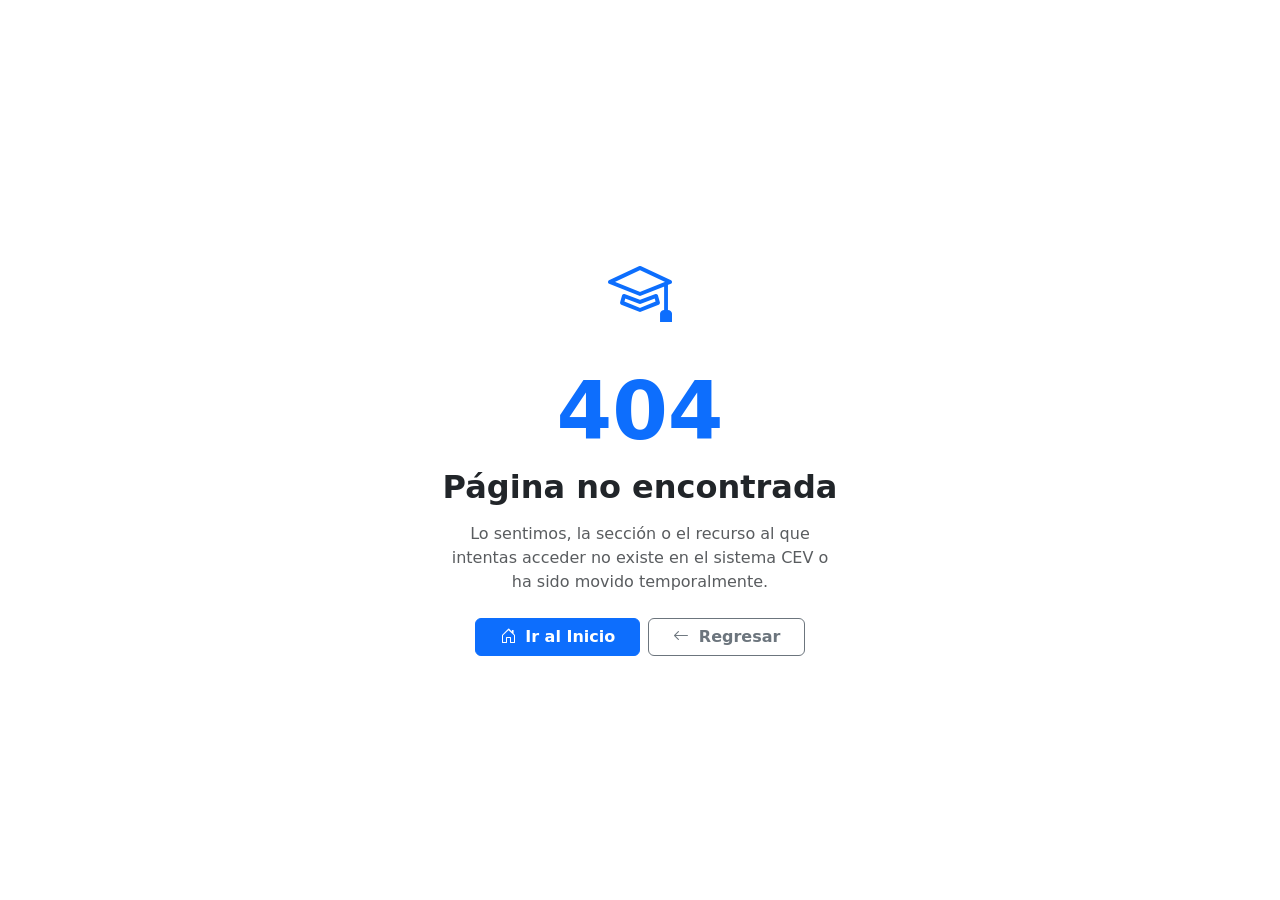
<file: index.html>
<!DOCTYPE html>
<html lang="es">

<head>
  <meta charset="UTF-8">
  <meta name="viewport" content="width=device-width, initial-scale=1.0">
  <title>CEV Informática</title>
  <link rel="shortcut icon" href="/assets/img/cev.png" type="image/x-icon">
  <link rel="stylesheet" href="/assets/plugins/bootstrap/bootstrap.min.css">
  <link rel="stylesheet" href="/assets/plugins/bootstrap-icons/bootstrap-icons.css">
  <link rel="stylesheet" href="/assets/plugins/cev-calendar/cev-calendar.css">
  <link rel="stylesheet" href="/assets/css/cev-swal.css">
  <link rel="stylesheet" href="/assets/css/cev-admin.css">
  <!-- DataTables CSS -->
  <link rel="stylesheet" href="/assets/plugins/datatables/css/dataTables.bootstrap5.min.css">
  <link rel="stylesheet" href="/assets/plugins/datatables/css/responsive.bootstrap5.min.css">
  <link rel="stylesheet" href="/assets/plugins/datatables/css/buttons.bootstrap5.min.css">

  <!-- jQuery -->
  <script src="/assets/plugins/jquery/jquery.min.js"></script>

  <!-- JS Plugins -->
  <script src="/assets/plugins/bootstrap/bootstrap.bundle.min.js"></script>
  <script src="/assets/plugins/sweetalert2/sweetalert.js"></script>
  <script src="/assets/plugins/datatables/js/dataTables.min.js"></script>
  <script src="/assets/plugins/datatables/js/dataTables.bootstrap5.min.js"></script>
  <script src="/assets/plugins/datatables/js/dataTables.responsive.min.js"></script>
  <script src="/assets/plugins/datatables/js/responsive.bootstrap5.min.js"></script>
  <script src="/assets/plugins/datatables/js/dataTables.buttons.min.js"></script>
  <script src="/assets/plugins/datatables/js/buttons.bootstrap5.min.js"></script>

  <!-- Dependencias necesarias para Excel y PDF -->
  <script src="/assets/plugins/datatables/js/jszip.min.js"></script>
  <script src="/assets/plugins/datatables/js/pdfmake.min.js"></script>
  <script src="/assets/plugins/datatables/js/vfs_fonts.js"></script>

  <script src="/assets/plugins/datatables/js/buttons.html5.min.js"></script>
  <script src="/assets/plugins/datatables/js/buttons.print.min.js"></script>
  <script src="/assets/plugins/datatables/js/buttons.colVis.min.js"></script>

  <script type="module" src="/src/components/index.js"></script>
  <script type="module" src="/src/router/index.js"></script>
  <script type="module" src="/assets/plugins/cev-calendar/cev-calendar.js"></script>
</head>

<body class="d-flex flex-column min-vh-100 bg-white">

  <div id="root" class="d-flex flex-column flex-grow-1"></div>

</body>

</html>
</file>
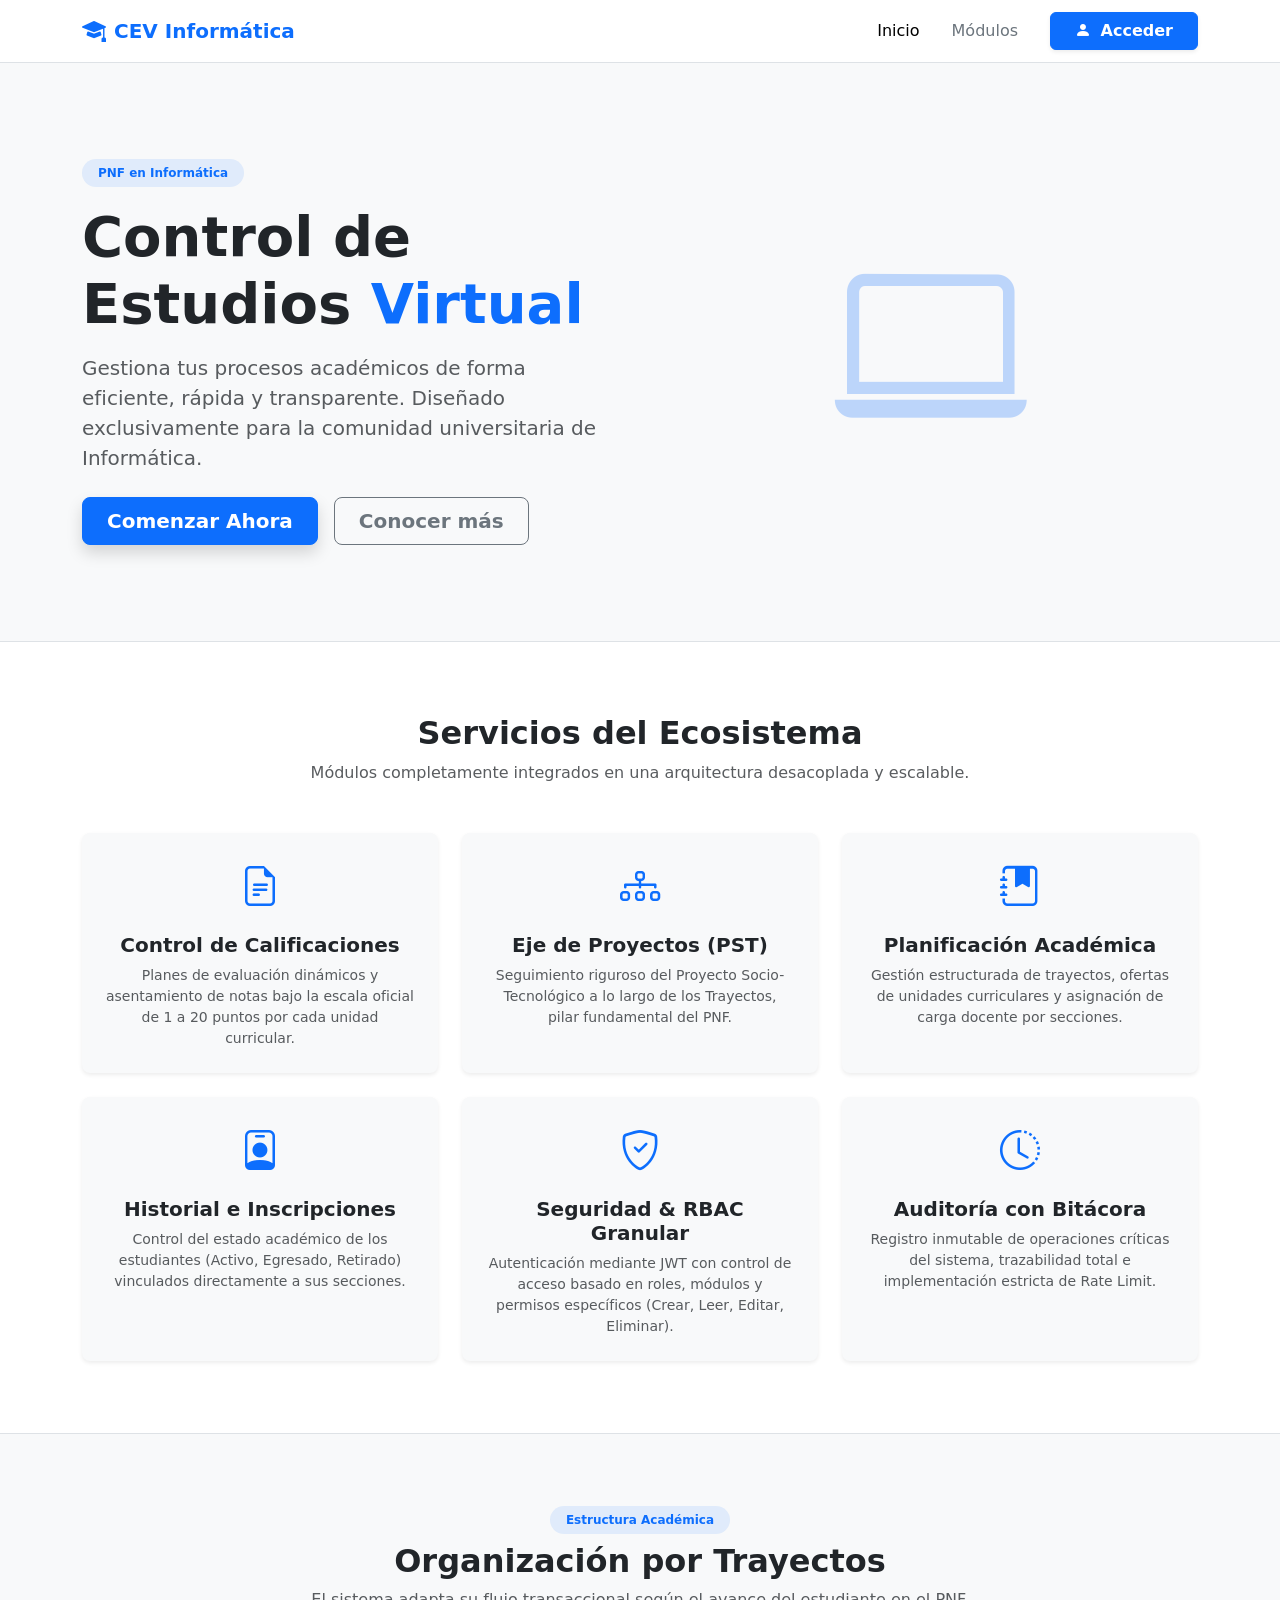
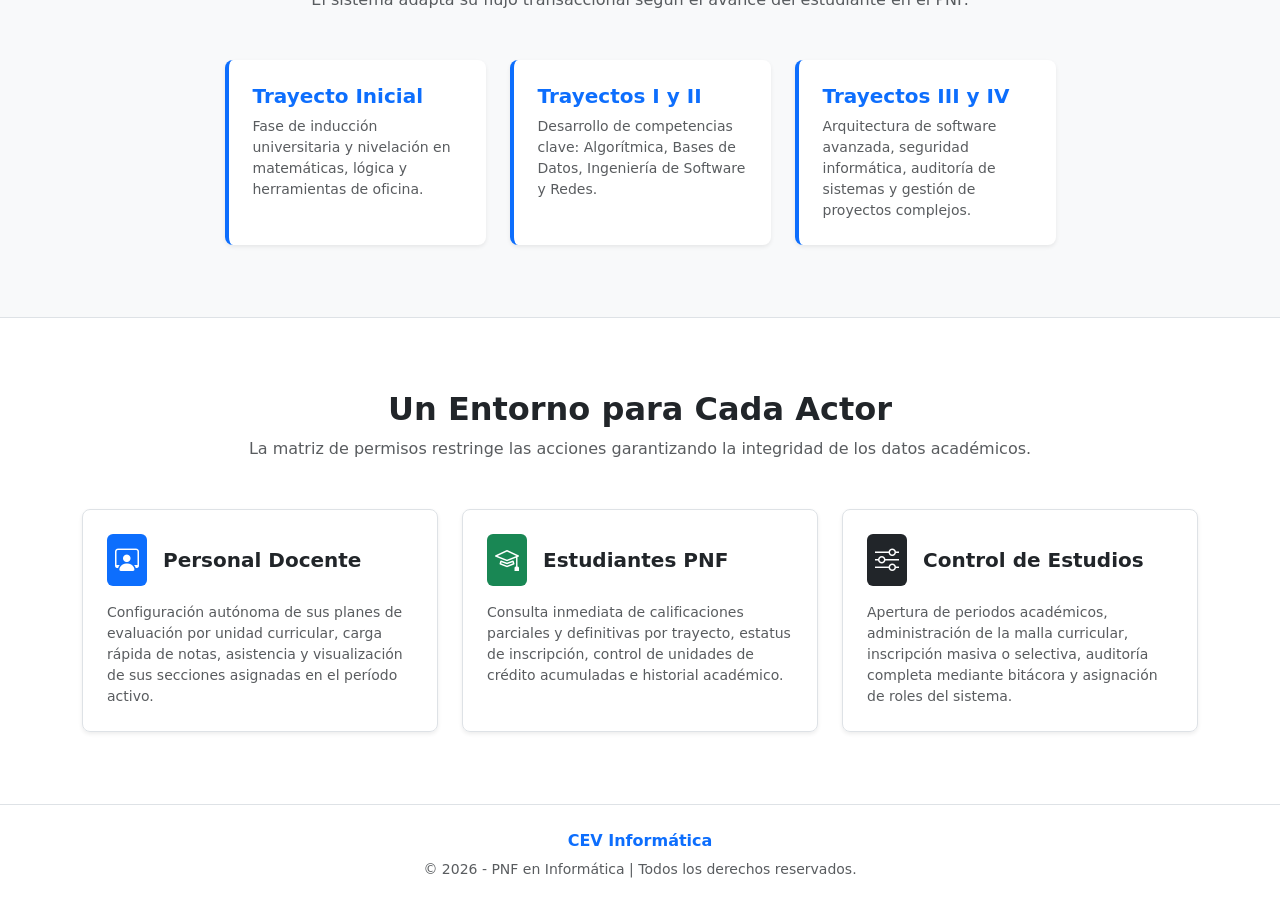
<file: src/pages/landing/landing.html>
<!DOCTYPE html>
<html lang="es">

<head>
  <meta charset="UTF-8">
  <meta name="viewport" content="width=device-width, initial-scale=1.0">
  <title>CEV | Control de Estudios Virtual</title>
  <link rel="shortcut icon" href="/assets/img/cev.png" type="image/x-icon">

  <link class="styles" rel="stylesheet" href="/assets/plugins/bootstrap/bootstrap.min.css">
  <link rel="stylesheet" href="/assets/plugins/bootstrap-icons/bootstrap-icons.css">

  <script type="module" src="/src/components/index.js"></script>
  <script src="/assets/plugins/bootstrap/bootstrap.bundle.min.js"></script>
</head>

<body class="d-flex flex-column min-vh-100 bg-white">

  <nav class="navbar navbar-expand-lg navbar-light bg-white border-bottom sticky-top">
    <div class="container">
      <a class="navbar-brand fw-bold text-primary d-flex align-items-center" href="/">
        <i class="bi bi-mortarboard-fill me-2 fs-4"></i>CEV Informática
      </a>
      <button class="navbar-toggler border-0" type="button" data-bs-toggle="collapse" data-bs-target="#navbarNav"
        aria-controls="navbarNav" aria-expanded="false" aria-label="Toggle navigation">
        <span class="navbar-toggler-icon"></span>
      </button>
      <div class="collapse navbar-collapse" id="navbarNav">
        <ul class="navbar-nav ms-auto align-items-lg-center mt-3 mt-lg-0">
          <li class="nav-item me-lg-3">
            <a class="nav-link active fw-medium" href="#">Inicio</a>
          </li>
          <li class="nav-item me-lg-4">
            <a class="nav-link text-secondary fw-medium" href="#modulos">Módulos</a>
          </li>
          <li class="nav-item">
            <a href="/login" class="btn btn-primary fw-bold px-4 shadow-sm">
              <i class="bi bi-person-fill me-1"></i> Acceder
            </a>
          </li>
        </ul>
      </div>
    </div>
  </nav>

  <header class="bg-light py-5 border-bottom flex-grow-1 d-flex align-items-center">
    <div class="container py-5">
      <div class="row align-items-center g-5">
        <div class="col-lg-6 text-center text-lg-start">
          <span class="badge bg-primary bg-opacity-10 text-primary fw-bold px-3 py-2 rounded-pill mb-3">PNF en
            Informática</span>
          <h1 class="display-4 fw-bold text-dark mb-3">Control de Estudios <span class="text-primary">Virtual</span>
          </h1>
          <p class="lead text-muted mb-4">Gestiona tus procesos académicos de forma eficiente, rápida y transparente.
            Diseñado exclusivamente para la comunidad universitaria de Informática.</p>
          <div class="d-sm-flex justify-content-center justify-content-lg-start gap-3">
            <a href="/login" class="btn btn-primary btn-lg fw-bold px-4 shadow">Comenzar Ahora</a>
            <a href="#modulos" class="btn btn-outline-secondary btn-lg fw-bold px-4 mt-3 mt-sm-0">Conocer más</a>
          </div>
        </div>
        <div class="col-lg-6 text-center">
          <i class="bi bi-laptop text-primary opacity-25" style="font-size: 12rem;"></i>
        </div>
      </div>
    </div>
  </header>

  <section id="modulos" class="py-5 bg-white">
    <div class="container py-4">
      <div class="text-center mb-5">
        <h2 class="fw-bold text-dark">Servicios del Ecosistema</h2>
        <p class="text-muted">Módulos completamente integrados en una arquitectura desacoplada y escalable.</p>
      </div>
      <div class="row g-4">
        <div class="col-md-4">
          <div class="card h-100 border-0 bg-light p-4 rounded-3 text-center shadow-sm">
            <div class="text-primary mb-3"><i class="bi bi-file-earmark-text fs-1"></i></div>
            <h4 class="fw-bold fs-5">Control de Calificaciones</h4>
            <p class="text-muted small mb-0">Planes de evaluación dinámicos y asentamiento de notas bajo la escala
              oficial de 1 a 20 puntos por cada unidad curricular.</p>
          </div>
        </div>
        <div class="col-md-4">
          <div class="card h-100 border-0 bg-light p-4 rounded-3 text-center shadow-sm">
            <div class="text-primary mb-3"><i class="bi bi-diagram-3 fs-1"></i></div>
            <h4 class="fw-bold fs-5">Eje de Proyectos (PST)</h4>
            <p class="text-muted small mb-0">Seguimiento riguroso del Proyecto Socio-Tecnológico a lo largo de los
              Trayectos, pilar fundamental del PNF.</p>
          </div>
        </div>
        <div class="col-md-4">
          <div class="card h-100 border-0 bg-light p-4 rounded-3 text-center shadow-sm">
            <div class="text-primary mb-3"><i class="bi bi-journal-bookmark-fill fs-1"></i></div>
            <h4 class="fw-bold fs-5">Planificación Académica</h4>
            <p class="text-muted small mb-0">Gestión estructurada de trayectos, ofertas de unidades curriculares y
              asignación de carga docente por secciones.</p>
          </div>
        </div>
        <div class="col-md-4">
          <div class="card h-100 border-0 bg-light p-4 rounded-3 text-center shadow-sm">
            <div class="text-primary mb-3"><i class="bi bi-person-badge fs-1"></i></div>
            <h4 class="fw-bold fs-5">Historial e Inscripciones</h4>
            <p class="text-muted small mb-0">Control del estado académico de los estudiantes (Activo, Egresado,
              Retirado) vinculados directamente a sus secciones.</p>
          </div>
        </div>
        <div class="col-md-4">
          <div class="card h-100 border-0 bg-light p-4 rounded-3 text-center shadow-sm">
            <div class="text-primary mb-3"><i class="bi bi-shield-check fs-1"></i></div>
            <h4 class="fw-bold fs-5">Seguridad & RBAC Granular</h4>
            <p class="text-muted small mb-0">Autenticación mediante JWT con control de acceso basado en roles, módulos y
              permisos específicos (Crear, Leer, Editar, Eliminar).</p>
          </div>
        </div>
        <div class="col-md-4">
          <div class="card h-100 border-0 bg-light p-4 rounded-3 text-center shadow-sm">
            <div class="text-primary mb-3"><i class="bi bi-clock-history fs-1"></i></div>
            <h4 class="fw-bold fs-5">Auditoría con Bitácora</h4>
            <p class="text-muted small mb-0">Registro inmutable de operaciones críticas del sistema, trazabilidad total
              e implementación estricta de Rate Limit.</p>
          </div>
        </div>
      </div>
    </div>
  </section>

  <section id="trayectos" class="py-5 bg-light border-top border-bottom">
    <div class="container py-4">
      <div class="text-center mb-5">
        <span class="badge bg-primary bg-opacity-10 text-primary fw-bold px-3 py-2 rounded-pill mb-2">Estructura
          Académica</span>
        <h2 class="fw-bold text-dark">Organización por Trayectos</h2>
        <p class="text-muted">El sistema adapta su flujo transaccional según el avance del estudiante en el PNF.</p>
      </div>
      <div class="row g-4 justify-content-center">
        <div class="col-lg-3 col-md-6">
          <div class="p-4 bg-white rounded-3 shadow-sm border-start border-primary border-4 h-100">
            <h5 class="fw-bold text-primary mb-2">Trayecto Inicial</h5>
            <p class="text-muted small mb-0">Fase de inducción universitaria y nivelación en matemáticas, lógica y
              herramientas de oficina.</p>
          </div>
        </div>
        <div class="col-lg-3 col-md-6">
          <div class="p-4 bg-white rounded-3 shadow-sm border-start border-primary border-4 h-100">
            <h5 class="fw-bold text-primary mb-2">Trayectos I y II</h5>
            <p class="text-muted small mb-0">Desarrollo de competencias clave: Algorítmica, Bases de Datos, Ingeniería
              de Software y Redes.</p>
          </div>
        </div>
        <div class="col-lg-3 col-md-6">
          <div class="p-4 bg-white rounded-3 shadow-sm border-start border-primary border-4 h-100">
            <h5 class="fw-bold text-primary mb-2">Trayectos III y IV</h5>
            <p class="text-muted small mb-0">Arquitectura de software avanzada, seguridad informática, auditoría de
              sistemas y gestión de proyectos complejos.</p>
          </div>
        </div>
      </div>
    </div>
  </section>

  <section id="roles" class="py-5 bg-white">
    <div class="container py-4">
      <div class="text-center mb-5">
        <h2 class="fw-bold text-dark">Un Entorno para Cada Actor</h2>
        <p class="text-muted">La matriz de permisos restringe las acciones garantizando la integridad de los datos
          académicos.</p>
      </div>
      <div class="row g-4">
        <div class="col-lg-4">
          <div class="p-4 border rounded-3 h-100 shadow-sm">
            <div class="d-flex align-items-center mb-3">
              <div class="bg-primary text-white p-2 rounded-2 me-3"><i class="bi bi-person-workspace fs-4"></i></div>
              <h4 class="fw-bold m-0 fs-5">Personal Docente</h4>
            </div>
            <p class="text-muted small mb-0">Configuración autónoma de sus planes de evaluación por unidad curricular,
              carga rápida de notas, asistencia y visualización de sus secciones asignadas en el período activo.</p>
          </div>
        </div>
        <div class="col-lg-4">
          <div class="p-4 border rounded-3 h-100 shadow-sm">
            <div class="d-flex align-items-center mb-3">
              <div class="bg-success text-white p-2 rounded-2 me-3"><i class="bi bi-mortarboard fs-4"></i></div>
              <h4 class="fw-bold m-0 fs-5">Estudiantes PNF</h4>
            </div>
            <p class="text-muted small mb-0">Consulta inmediata de calificaciones parciales y definitivas por trayecto,
              estatus de inscripción, control de unidades de crédito acumuladas e historial académico.</p>
          </div>
        </div>
        <div class="col-lg-4">
          <div class="p-4 border rounded-3 h-100 shadow-sm">
            <div class="d-flex align-items-center mb-3">
              <div class="bg-dark text-white p-2 rounded-2 me-3"><i class="bi bi-sliders fs-4"></i></div>
              <h4 class="fw-bold m-0 fs-5">Control de Estudios</h4>
            </div>
            <p class="text-muted small mb-0">Apertura de periodos académicos, administración de la malla curricular,
              inscripción masiva o selectiva, auditoría completa mediante bitácora y asignación de roles del sistema.
            </p>
          </div>
        </div>
      </div>
    </div>
  </section>

  <app-footer></app-footer>

</body>

</html>
</file>
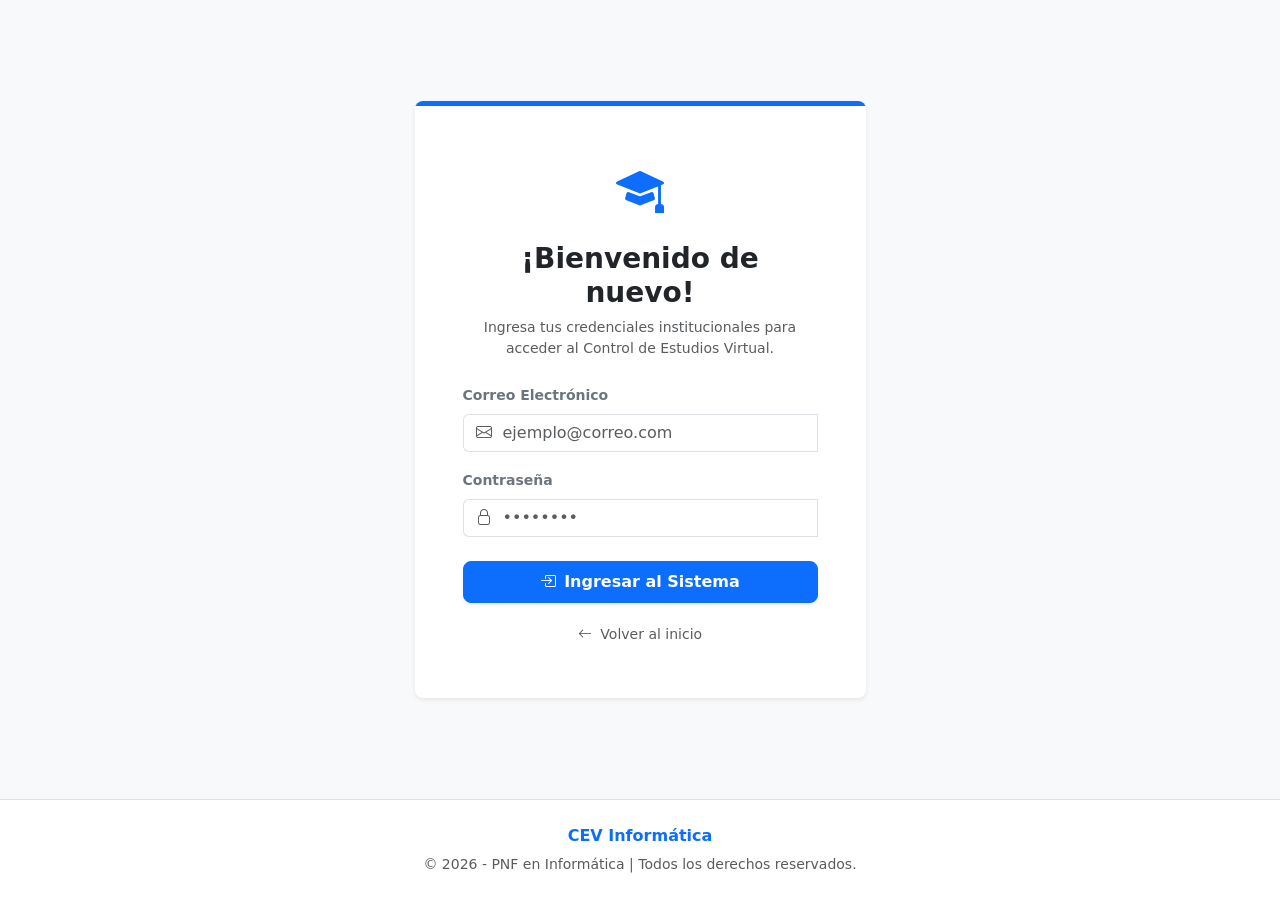
<file: src/pages/login/login.html>
<!DOCTYPE html>
<html lang="es">

<head>
  <meta charset="UTF-8">
  <meta name="viewport" content="width=device-width, initial-scale=1.0">
  <title>CEV Informática | Login</title>

  <link rel="shortcut icon" href="/assets/img/cev.png" type="image/x-icon">

  <link rel="stylesheet" href="/assets/plugins/bootstrap/bootstrap.min.css">
  <link rel="stylesheet" href="/assets/plugins/bootstrap-icons/bootstrap-icons.css">
  <link rel="stylesheet" href="/assets/plugins/cev-calendar/cev-calendar.css">
  <link rel="stylesheet" href="/assets/css/cev-swal.css">

  <script src="/assets/plugins/bootstrap/bootstrap.bundle.min.js"></script>
  <script src="/assets/plugins/sweetalert2/sweetalert.js"></script>

  <script type="module" src="/src/components/index.js"></script>
  <script type="module" src="/assets/plugins/cev-calendar/cev-calendar.js"></script>
</head>

<body class="d-flex flex-column min-vh-100 bg-light">

  <main class="flex-grow-1 d-flex align-items-center py-5">
    <div class="container">
      <div class="row justify-content-center">
        <div class="col-md-6 col-lg-5">

          <div class="card border-0 shadow-sm rounded-3 overflow-hidden">
            <div class="bg-primary" style="height: 5px;"></div>

            <div class="card-body p-4 p-md-5">
              <div class="text-center mb-4">
                <div class="mb-3">
                  <i class="bi bi-mortarboard-fill text-primary" style="font-size: 3rem;"></i>
                </div>
                <h3 class="fw-bold text-dark">¡Bienvenido de nuevo!</h3>
                <p class="text-muted small">Ingresa tus credenciales institucionales para acceder al Control de Estudios
                  Virtual.</p>
              </div>

              <form id="form-login" novalidate>
                <div class="mb-3">
                  <label for="email" class="form-label text-secondary small fw-bold">Correo Electrónico</label>
                  <div class="input-group">
                    <span class="input-group-text bg-white text-muted border-end-0"><i
                        class="bi bi-envelope"></i></span>
                    <input type="email" class="form-control bg-white border-start-0 ps-0" id="email" name="email"
                      placeholder="ejemplo@correo.com" required>
                    <div class="invalid-feedback" id="emailError"></div>
                  </div>
                </div>

                <div class="mb-4">
                  <label for="password" class="form-label text-secondary small fw-bold">Contraseña</label>
                  <div class="input-group">
                    <span class="input-group-text bg-white text-muted border-end-0"><i class="bi bi-lock"></i></span>
                    <input type="password" class="form-control bg-white border-start-0 ps-0" id="password"
                      name="password" placeholder="••••••••" required>
                    <div class="invalid-feedback" id="passwordError"></div>
                  </div>
                </div>

                <div class="d-grid gap-2">
                  <button type="submit" id="btn-login" class="btn btn-primary btn-lg fw-bold py-2 shadow-sm fs-6">
                    <i class="bi bi-box-arrow-in-right me-2"></i>Ingresar al Sistema
                  </button>
                  <a href="/" class="btn btn-link btn-sm text-muted text-decoration-none mt-2">
                    <i class="bi bi-arrow-left me-1"></i> Volver al inicio
                  </a>
                </div>
              </form>
            </div>
          </div>

        </div>
      </div>
    </div>
  </main>

  <app-footer></app-footer>

</body>

</html>
</file>
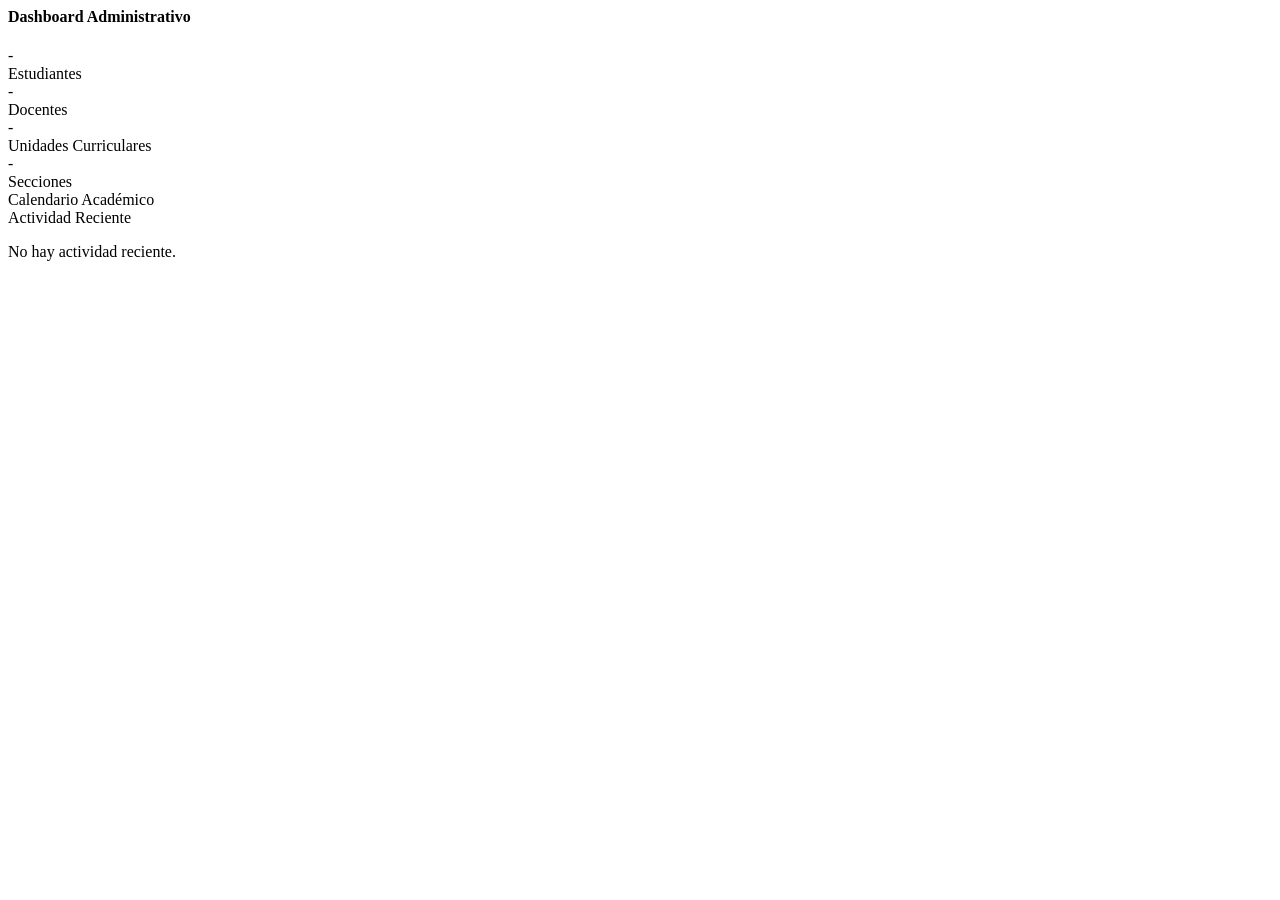
<file: src/pages/admin/dashboard/dashboard.html>
<body class="">
    <admin-navbar></admin-navbar>
    <div class="admin-wrapper">
        <div id="admin-sidebar-backdrop" class="admin-sidebar-backdrop"></div>
        <admin-sidebar></admin-sidebar>
        <main class="admin-content">
            <div class="d-flex justify-content-between align-items-center mb-4">
                <h4 class="fw-bold mb-0">Dashboard Administrativo</h4>
                <span class="text-muted small" id="current-date"></span>
            </div>
            <div class="row g-3 mb-4">
                <div class="col-md-3">
                    <div class="card admin-stat-card shadow-sm">
                        <div class="card-body d-flex align-items-center gap-3">
                            <div class="admin-stat-icon bg-primary bg-opacity-10 text-primary">
                                <i class="bi bi-mortarboard"></i>
                            </div>
                            <div>
                                <div class="fs-3 fw-bold" id="stat-estudiantes">-</div>
                                <div class="text-muted small">Estudiantes</div>
                            </div>
                        </div>
                    </div>
                </div>
                <div class="col-md-3">
                    <div class="card admin-stat-card shadow-sm">
                        <div class="card-body d-flex align-items-center gap-3">
                            <div class="admin-stat-icon bg-success bg-opacity-10 text-success">
                                <i class="bi bi-person-badge"></i>
                            </div>
                            <div>
                                <div class="fs-3 fw-bold" id="stat-docentes">-</div>
                                <div class="text-muted small">Docentes</div>
                            </div>
                        </div>
                    </div>
                </div>
                <div class="col-md-3">
                    <div class="card admin-stat-card shadow-sm">
                        <div class="card-body d-flex align-items-center gap-3">
                            <div class="admin-stat-icon bg-warning bg-opacity-10 text-warning">
                                <i class="bi bi-book"></i>
                            </div>
                            <div>
                                <div class="fs-3 fw-bold" id="stat-materias">-</div>
                                <div class="text-muted small">Unidades Curriculares</div>
                            </div>
                        </div>
                    </div>
                </div>
                <div class="col-md-3">
                    <div class="card admin-stat-card shadow-sm">
                        <div class="card-body d-flex align-items-center gap-3">
                            <div class="admin-stat-icon bg-info bg-opacity-10 text-info">
                                <i class="bi bi-people"></i>
                            </div>
                            <div>
                                <div class="fs-3 fw-bold" id="stat-secciones">-</div>
                                <div class="text-muted small">Secciones</div>
                            </div>
                        </div>
                    </div>
                </div>
            </div>
            <div class="row g-3">
                <div class="col-lg-8">
                    <div class="card border-0 shadow-sm">
                        <div class="card-header bg-white py-3 fw-bold">
                            <i class="bi bi-calendar3 me-1"></i> Calendario Académico
                        </div>
                        <div class="card-body p-3">
                            <div id="cev-calendar-container"></div>
                        </div>
                    </div>
                </div>
                <div class="col-lg-4">
                    <div class="card border-0 shadow-sm">
                        <div class="card-header bg-white py-3 fw-bold">
                            <i class="bi bi-clock-history me-1"></i> Actividad Reciente
                        </div>
                        <div class="card-body p-3">
                            <div class="text-center py-4 text-muted">
                                <i class="bi bi-inbox" style="font-size: 2.5rem;"></i>
                                <p class="mt-2 mb-0 small">No hay actividad reciente.</p>
                            </div>
                        </div>
                    </div>
                </div>
            </div>
        </main>
    </div>
</file>
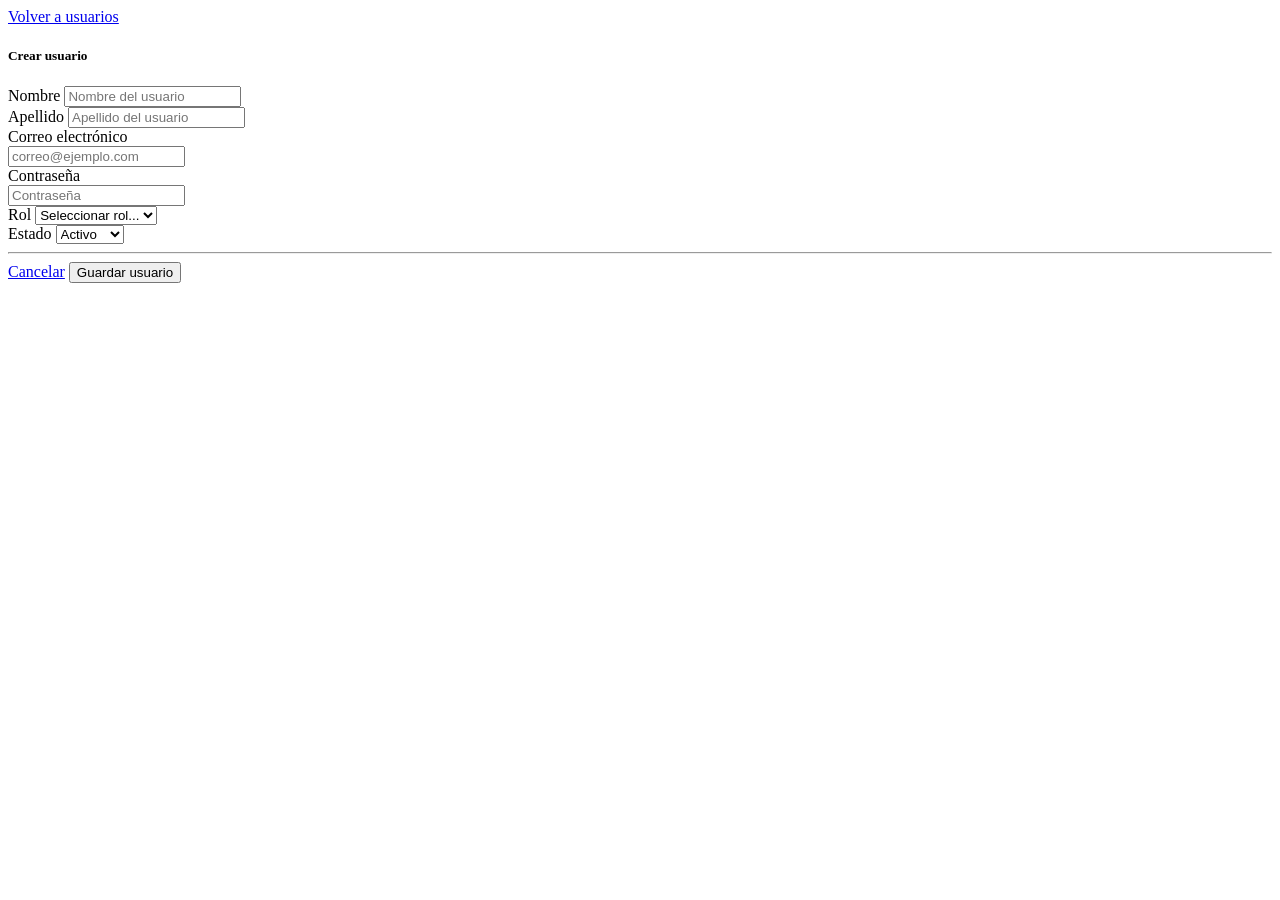
<file: src/pages/admin/usuarios/crear_usuarios.html>
<body class="">
    <admin-navbar></admin-navbar>
    <div class="admin-wrapper">
        <div id="admin-sidebar-backdrop" class="admin-sidebar-backdrop"></div>
        <admin-sidebar></admin-sidebar>
        <main class="admin-content">
            <div class="mb-3">
                <a href="/a/usuarios" class="text-decoration-none text-muted small">
                    <i class="bi bi-arrow-left me-1"></i> Volver a usuarios
                </a>
            </div>
            <div class="card border-0 shadow-sm">
                <div class="card-header bg-white py-3">
                    <h5 class="fw-bold mb-0"><i class="bi bi-person-plus me-2"></i>Crear usuario</h5>
                </div>
                <div class="card-body p-4">
                    <form id="form-crear-usuario" novalidate>
                        <div class="row g-3 mb-3">
                            <div class="col-md-6">
                                <label for="nombre" class="form-label text-secondary small fw-bold">Nombre</label>
                                <input type="text" id="nombre" name="nombre" class="form-control"
                                    placeholder="Nombre del usuario" required>
                                <div class="invalid-feedback" id="nombreError"></div>
                            </div>
                            <div class="col-md-6">
                                <label for="apellido" class="form-label text-secondary small fw-bold">Apellido</label>
                                <input type="text" id="apellido" name="apellido" class="form-control"
                                    placeholder="Apellido del usuario" required>
                                <div class="invalid-feedback" id="apellidoError"></div>
                            </div>
                        </div>
                        <div class="mb-3">
                            <label for="correo" class="form-label text-secondary small fw-bold">Correo
                                electrónico</label>
                            <div class="input-group">
                                <span class="input-group-text bg-white text-muted border-end-0"><i
                                        class="bi bi-envelope"></i></span>
                                <input type="email" id="correo" name="correo" class="form-control border-start-0 ps-0"
                                    placeholder="correo@ejemplo.com" required>
                                <div class="invalid-feedback" id="correoError"></div>
                            </div>
                        </div>
                        <div class="mb-3">
                            <label for="password" class="form-label text-secondary small fw-bold">Contraseña</label>
                            <div class="input-group">
                                <span class="input-group-text bg-white text-muted border-end-0"><i
                                        class="bi bi-lock"></i></span>
                                <input type="password" id="password" name="password"
                                    class="form-control border-start-0 ps-0" placeholder="Contraseña" required
                                    minlength="6">
                                <div class="invalid-feedback" id="passwordError"></div>
                            </div>
                        </div>
                        <div class="row g-3 mb-4">
                            <div class="col-md-6">
                                <label for="rol" class="form-label text-secondary small fw-bold">Rol</label>
                                <select id="rol" name="rol" class="form-select" required>
                                    <option value="">Seleccionar rol...</option>
                                </select>
                                <div class="invalid-feedback" id="rolError"></div>
                            </div>
                            <div class="col-md-6">
                                <label for="estado" class="form-label text-secondary small fw-bold">Estado</label>
                                <select id="estado" name="estado" class="form-select">
                                    <option value="activo" selected>Activo</option>
                                    <option value="inactivo">Inactivo</option>
                                </select>
                            </div>
                        </div>
                        <hr class="my-4">
                        <div class="d-flex gap-2 justify-content-end">
                            <a href="/a/usuarios" class="btn btn-outline-secondary fw-bold px-4">Cancelar</a>
                            <button type="submit" id="btn-guardar" class="btn btn-primary fw-bold px-4">
                                <i class="bi bi-check-lg me-1"></i> Guardar usuario
                            </button>
                        </div>
                    </form>
                </div>
            </div>
        </main>
    </div>
</file>
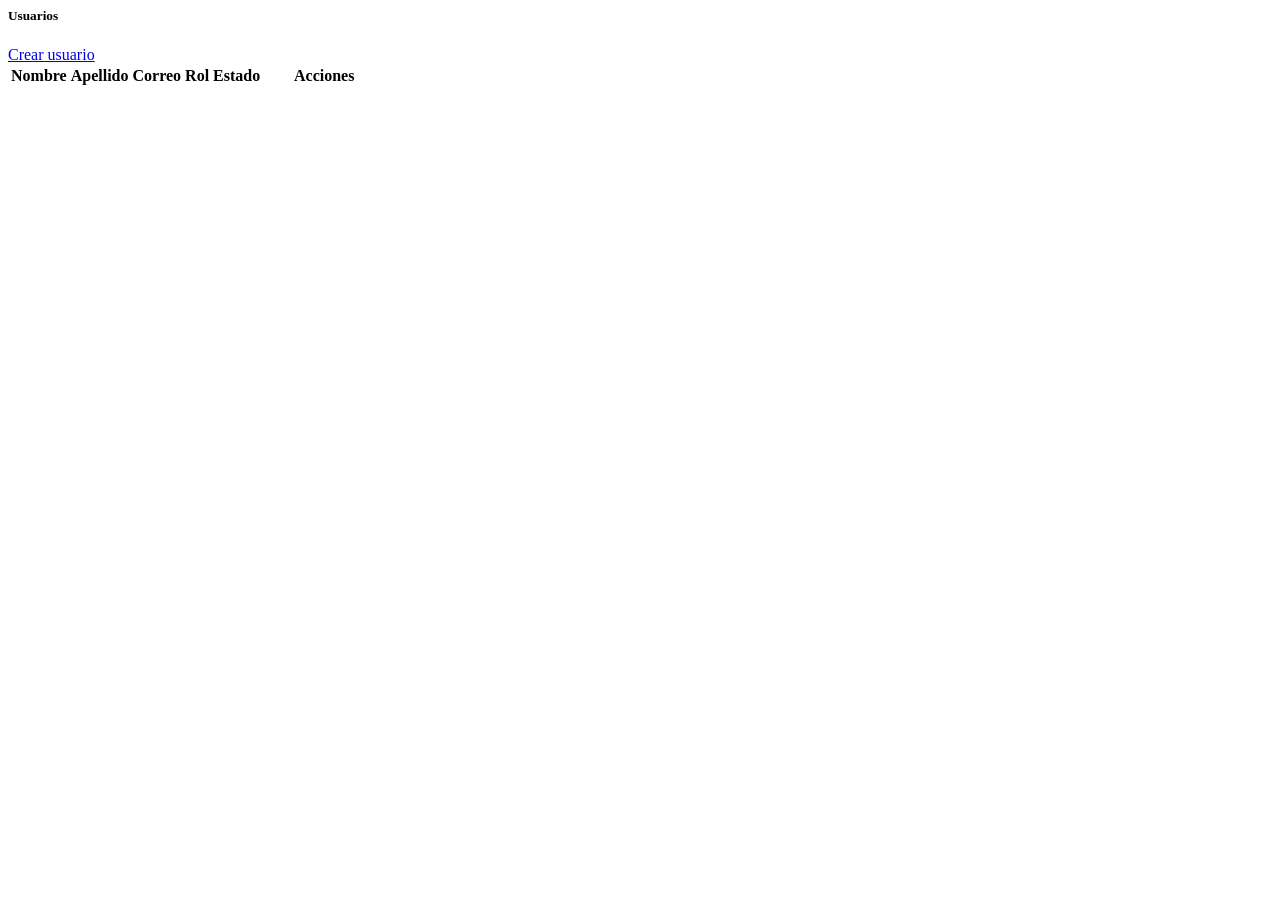
<file: src/pages/admin/usuarios/usuarios.html>
<body class="">
<admin-navbar></admin-navbar>
<div class="admin-wrapper">
    <div id="admin-sidebar-backdrop" class="admin-sidebar-backdrop"></div>
    <admin-sidebar></admin-sidebar>
    <main class="admin-content">
        <div class="card border-0 shadow-sm">
            <div class="card-header bg-white py-3 d-flex flex-wrap justify-content-between align-items-center gap-2">
                <h5 class="fw-bold mb-0"><i class="bi bi-people me-2"></i>Usuarios</h5>
                <a href="/a/crear-usuarios" class="btn btn-primary btn-sm fw-bold">
                    <i class="bi bi-plus-lg me-1"></i> Crear usuario
                </a>
            </div>
            <div class="card-body">
                <div class="table-responsive" id="tabla-usuarios-container">
                    <table id="usuarios-datatable" class="table table-hover align-middle w-100">
                        <thead>
                            <tr>
                                <th>Nombre</th>
                                <th>Apellido</th>
                                <th>Correo</th>
                                <th>Rol</th>
                                <th>Estado</th>
                                <th class="text-center" style="width: 120px;">Acciones</th>
                            </tr>
                        </thead>
                        <tbody>
                        </tbody>
                    </table>
                </div>
            </div>
        </div>
    </main>
</div>
</file>
<file: assets/plugins/cev-calendar/cev-calendar.css>
.cev-calendar {
    --cev-cal-primary: #0d6efd;
    --cev-cal-primary-rgb: 13, 110, 253;
    --cev-cal-border: #dee2e6;
    --cev-cal-bg-hover: #f0f4ff;
    --cev-cal-text: #212529;
    --cev-cal-text-muted: #6c757d;
    --cev-cal-today-border: #0d6efd;
    --cev-cal-selected-bg: #0d6efd;
    --cev-cal-selected-text: #fff;
    --cev-cal-cell-min-height: 90px;

    user-select: none;
}

/* ─── HEADER ─── */
.cev-calendar-header {
    display: flex;
    align-items: center;
    gap: 0.5rem;
    margin-bottom: 1rem;
    flex-wrap: wrap;
}

.cev-calendar-title {
    font-size: 1.25rem;
    font-weight: 700;
    color: var(--cev-cal-text);
    margin: 0;
    flex: 1;
}

.cev-calendar-nav {
    width: 36px;
    height: 36px;
    border: 1px solid var(--cev-cal-border);
    border-radius: 0.375rem;
    background: #fff;
    display: flex;
    align-items: center;
    justify-content: center;
    cursor: pointer;
    transition: background 0.15s, border-color 0.15s;
    color: var(--cev-cal-text);
    font-size: 0.9rem;
}
.cev-calendar-nav:hover {
    background: var(--cev-cal-bg-hover);
    border-color: var(--cev-cal-primary);
    color: var(--cev-cal-primary);
}

.cev-calendar-today {
    margin-left: auto;
    padding: 0.3rem 0.9rem;
    font-size: 0.8rem;
    font-weight: 600;
    border: 1px solid var(--cev-cal-primary);
    border-radius: 0.375rem;
    background: #fff;
    color: var(--cev-cal-primary);
    cursor: pointer;
    transition: background 0.15s, color 0.15s;
}
.cev-calendar-today:hover {
    background: var(--cev-cal-primary);
    color: #fff;
}

/* ─── WEEKDAY HEADERS ─── */
.cev-calendar-weekdays {
    display: grid;
    grid-template-columns: repeat(7, 1fr);
    text-align: center;
    font-weight: 600;
    font-size: 0.8rem;
    color: var(--cev-cal-text-muted);
    text-transform: uppercase;
    border-bottom: 2px solid var(--cev-cal-border);
    padding-bottom: 0.5rem;
    margin-bottom: 0;
}

/* ─── DAYS GRID ─── */
.cev-calendar-days {
    display: grid;
    grid-template-columns: repeat(7, 1fr);
}

.cev-calendar-day {
    min-height: var(--cev-cal-cell-min-height);
    border-right: 1px solid var(--cev-cal-border);
    border-bottom: 1px solid var(--cev-cal-border);
    padding: 0.35rem 0.5rem;
    cursor: pointer;
    transition: background 0.12s;
    position: relative;
    font-size: 0.85rem;
}
.cev-calendar-day:nth-child(7n) {
    border-right: none;
}
.cev-calendar-day:hover {
    background: var(--cev-cal-bg-hover);
}

.cev-calendar-day-other {
    color: var(--cev-cal-text-muted);
    opacity: 0.5;
}

.cev-calendar-day-weekend {
    background: #fafbfc;
}

.cev-calendar-day-today {
    border: 2px solid var(--cev-cal-today-border);
    border-radius: 4px;
}

.cev-calendar-day-selected {
    background: var(--cev-cal-selected-bg) !important;
    color: var(--cev-cal-selected-text) !important;
    border-color: var(--cev-cal-selected-bg) !important;
    border-radius: 4px;
}
.cev-calendar-day-selected .cev-calendar-day-number {
    font-weight: 700;
}

.cev-calendar-day-number {
    font-weight: 500;
    line-height: 1.2;
}

/* ─── EVENT DOTS ─── */
.cev-calendar-events {
    display: flex;
    flex-wrap: wrap;
    gap: 2px;
    margin-top: 2px;
}

.cev-calendar-event-dot {
    width: 8px;
    height: 8px;
    border-radius: 50%;
    display: inline-block;
    cursor: pointer;
    transition: transform 0.15s;
    flex-shrink: 0;
}
.cev-calendar-event-dot:hover {
    transform: scale(1.5);
}

.cev-calendar-event-more {
    font-size: 0.65rem;
    color: var(--cev-cal-text-muted);
    font-weight: 600;
    cursor: pointer;
}

/* ─── DAY DETAIL PANEL ─── */
.cev-calendar-detail {
    border-top: 1px solid var(--cev-cal-border);
    margin-top: 0.75rem;
    padding-top: 0.75rem;
}

.cev-calendar-detail-header {
    font-weight: 700;
    font-size: 0.95rem;
    color: var(--cev-cal-text);
    margin-bottom: 0.5rem;
}

.cev-calendar-detail-empty {
    color: var(--cev-cal-text-muted);
    font-size: 0.85rem;
    font-style: italic;
}

.cev-calendar-detail-item {
    display: flex;
    align-items: center;
    gap: 0.5rem;
    padding: 0.4rem 0.5rem;
    border-radius: 0.375rem;
    margin-bottom: 0.25rem;
    font-size: 0.85rem;
    cursor: pointer;
    transition: background 0.12s;
}
.cev-calendar-detail-item:hover {
    background: var(--cev-cal-bg-hover);
}

.cev-calendar-detail-dot {
    width: 10px;
    height: 10px;
    border-radius: 50%;
    flex-shrink: 0;
}

.cev-calendar-detail-time {
    color: var(--cev-cal-text-muted);
    font-size: 0.75rem;
    margin-left: auto;
}

/* ─── RESPONSIVE ─── */
@media (max-width: 576px) {
    .cev-calendar-day {
        min-height: 60px;
        padding: 0.2rem 0.3rem;
        font-size: 0.75rem;
    }
    .cev-calendar-title {
        font-size: 1rem;
    }
    .cev-calendar-weekdays {
        font-size: 0.7rem;
    }
    .cev-calendar-detail-item {
        font-size: 0.8rem;
    }
}
</file>
<file: assets/css/cev-swal.css>
:root {
    --cev-primary: #0d6efd;
    --cev-success: #198754;
    --cev-danger: #dc3545;
    --cev-warning: #ffc107;
    --cev-info: #0dcaf0;
    --cev-dark: #1a1a2e;
}

/* ─── POPUP ─── */
.swal2-popup.cev-swal-popup {
    border-radius: 1.25rem;
    padding: 1.75rem 1.5rem 1.25rem;
    box-shadow: 0 20px 60px rgba(0, 0, 0, 0.15);
    background: #ffffff;
}

.swal2-popup.cev-swal-popup .swal2-title {
    color: var(--cev-dark);
    font-weight: 700;
    font-size: 1.5rem;
    margin-top: 0.5rem;
}

.swal2-popup.cev-swal-popup .swal2-html-container {
    color: #5a5a7a;
    font-size: 0.95rem;
    line-height: 1.6;
    margin: 0.5rem 0 0;
}

/* ─── ICONS ─── */
.swal2-popup.cev-swal-popup .swal2-icon {
    border-width: 3px;
    margin: 0.5em auto 1em;
}

.swal2-popup.cev-swal-popup .swal2-icon.swal2-success {
    border-color: var(--cev-success);
    color: var(--cev-success);
}
.swal2-popup.cev-swal-popup .swal2-icon.swal2-success .swal2-success-ring {
    border-color: rgba(25, 135, 84, 0.25);
}
.swal2-popup.cev-swal-popup .swal2-icon.swal2-success [class^=swal2-success-line] {
    background-color: var(--cev-success);
}

.swal2-popup.cev-swal-popup .swal2-icon.swal2-error {
    border-color: var(--cev-danger);
    color: var(--cev-danger);
}
.swal2-popup.cev-swal-popup .swal2-icon.swal2-error [class^=swal2-x-mark-line] {
    background-color: var(--cev-danger);
}

.swal2-popup.cev-swal-popup .swal2-icon.swal2-warning {
    border-color: var(--cev-warning);
    color: #856404;
}
.swal2-popup.cev-swal-popup .swal2-icon.swal2-info {
    border-color: var(--cev-info);
    color: #055160;
}
.swal2-popup.cev-swal-popup .swal2-icon.swal2-question {
    border-color: var(--cev-primary);
    color: var(--cev-primary);
}

/* ─── BUTTONS ─── */
.swal2-popup.cev-swal-popup .swal2-actions {
    gap: 0.75rem;
    margin-top: 1.25rem;
}

.swal2-popup.cev-swal-popup .swal2-styled.swal2-confirm {
    font-weight: 600;
    padding: 0.6rem 1.8rem;
    border-radius: 0.5rem;
    font-size: 0.9rem;
    transition: transform 0.15s ease, box-shadow 0.15s ease;
    box-shadow: 0 4px 12px rgba(0, 0, 0, 0.1);
}
.swal2-popup.cev-swal-popup .swal2-styled.swal2-confirm:hover {
    transform: translateY(-1px);
    box-shadow: 0 6px 16px rgba(0, 0, 0, 0.15);
}
.swal2-popup.cev-swal-popup .swal2-styled.swal2-confirm:active {
    transform: translateY(0);
}

.swal2-popup.cev-swal-popup .swal2-styled.swal2-cancel {
    font-weight: 600;
    padding: 0.6rem 1.8rem;
    border-radius: 0.5rem;
    font-size: 0.9rem;
    transition: transform 0.15s ease, box-shadow 0.15s ease;
}
.swal2-popup.cev-swal-popup .swal2-styled.swal2-cancel:hover {
    transform: translateY(-1px);
    box-shadow: 0 4px 12px rgba(0, 0, 0, 0.08);
}
.swal2-popup.cev-swal-popup .swal2-styled.swal2-cancel:active {
    transform: translateY(0);
}

/* ─── TIMER PROGRESS BAR ─── */
.swal2-popup.cev-swal-popup .swal2-timer-progress-bar {
    background: linear-gradient(90deg, var(--cev-primary), #6ea8fe);
    height: 4px;
}

/* ─── BACKDROP ─── */
.swal2-container.cev-backdrop {
    backdrop: transparent;
}
.swal2-container.cev-backdrop .swal2-backdrop-show {
    background: rgba(13, 110, 253, 0.2) !important;
}

/* ─── ANIMACIONES ─── */
@keyframes cev-popup-in {
    0% {
        opacity: 0;
        transform: scale(0.85) translateY(-10px);
    }
    60% {
        opacity: 1;
        transform: scale(1.02) translateY(0);
    }
    100% {
        opacity: 1;
        transform: scale(1) translateY(0);
    }
}

@keyframes cev-popup-out {
    0% {
        opacity: 1;
        transform: scale(1);
    }
    100% {
        opacity: 0;
        transform: scale(0.9);
    }
}

.swal2-popup.cev-swal-popup.swal2-show {
    animation: cev-popup-in 0.35s ease-out !important;
}
.swal2-popup.cev-swal-popup.swal2-hide {
    animation: cev-popup-out 0.2s ease-in !important;
}

@keyframes cev-backdrop-in {
    0% { opacity: 0; }
    100% { opacity: 1; }
}
@keyframes cev-backdrop-out {
    0% { opacity: 1; }
    100% { opacity: 0; }
}
</file>
<file: assets/css/cev-admin.css>
:root {
    --admin-sidebar-width: 260px;
    --admin-sidebar-bg: #1a1a2e;
    --admin-sidebar-hover: #16213e;
    --admin-sidebar-active: #0d6efd;
    --admin-sidebar-text: #a8b2c1;
    --admin-sidebar-text-light: #e4e6ef;
}

.admin-wrapper {
    display: flex;
    min-height: calc(100vh - 56px);
}

.admin-sidebar {
    width: var(--admin-sidebar-width);
    background: var(--admin-sidebar-bg);
    flex-shrink: 0;
    transition: margin-left 0.3s ease;
    overflow-y: auto;
    position: sticky;
    top: 56px;
    height: calc(100vh - 56px);
}
.admin-sidebar.collapsed {
    margin-left: calc(var(--admin-sidebar-width) * -1);
}

.admin-content {
    flex: 1;
    min-width: 0;
    padding: 1.25rem;
    background: #f5f7fa;
}

.admin-sidebar-header {
    padding: 1rem 1rem 0.5rem;
    font-size: 0.7rem;
    text-transform: uppercase;
    letter-spacing: 1px;
    color: rgba(168, 178, 193, 0.6);
    font-weight: 700;
}

.admin-sidebar .nav {
    padding: 0 0.75rem 1rem;
}

.admin-sidebar .nav-link {
    display: flex;
    align-items: center;
    gap: 0.65rem;
    padding: 0.55rem 0.75rem;
    border-radius: 0.5rem;
    color: var(--admin-sidebar-text);
    font-size: 0.88rem;
    font-weight: 500;
    transition: all 0.15s;
    text-decoration: none;
    margin-bottom: 1px;
}

.admin-sidebar .nav-link i {
    font-size: 1.1rem;
    width: 1.25rem;
    text-align: center;
    flex-shrink: 0;
}

.admin-sidebar .nav-link:hover {
    background: var(--admin-sidebar-hover);
    color: var(--admin-sidebar-text-light);
}

.admin-sidebar .nav-link.active {
    background: var(--admin-sidebar-active);
    color: #fff;
}

.admin-navbar .btn-sidebar-toggle {
    border: none;
    background: none;
    font-size: 1.3rem;
    color: #6c757d;
    cursor: pointer;
    padding: 0.25rem 0.5rem;
    border-radius: 0.375rem;
    transition: background 0.15s;
}
.admin-navbar .btn-sidebar-toggle:hover {
    background: #e9ecef;
}

.admin-stat-card {
    border: none;
    border-radius: 0.75rem;
    transition: transform 0.2s, box-shadow 0.2s;
}
.admin-stat-card:hover {
    transform: translateY(-2px);
    box-shadow: 0 8px 24px rgba(0, 0, 0, 0.1) !important;
}

.admin-stat-icon {
    width: 48px;
    height: 48px;
    border-radius: 0.75rem;
    display: flex;
    align-items: center;
    justify-content: center;
    font-size: 1.4rem;
}

@media (max-width: 768px) {
    .admin-sidebar {
        position: fixed;
        z-index: 1040;
        top: 56px;
        left: 0;
        height: calc(100vh - 56px);
    }
    .admin-sidebar.collapsed {
        margin-left: calc(var(--admin-sidebar-width) * -1);
    }
    .admin-sidebar-backdrop {
        display: none;
        position: fixed;
        inset: 0;
        background: rgba(0,0,0,0.3);
        z-index: 1039;
    }
    .admin-sidebar-backdrop.show {
        display: block;
    }
}



/* Custom Badge Styles inside cells */
.badge-premium {
    font-size: 0.75rem !important;
    font-weight: 600 !important;
    padding: 0.35em 0.65em !important;
    border-radius: 50rem !important;
}

/* ─── DATATABLES TEMA BOOTSTRAP PREMIUM ─── */
.dt-container {
    font-family: inherit;
    color: #334155; /* Slate 700 */
    padding: 0;
}

/* Cabecera y Controles */
.dt-container .dt-layout-row {
    margin-bottom: 1rem;
    align-items: center;
}

/* Input de Búsqueda */
.dt-container .dt-search input {
    border: 1px solid #e2e8f0 !important; /* Slate 200 */
    border-radius: 0.5rem !important; /* Rounded-2 */
    padding: 0.5rem 1rem 0.5rem 2.25rem !important; /* Espacio para icono */
    font-size: 0.875rem !important;
    transition: all 0.2s ease-in-out;
    width: 250px !important;
    background-image: url("data:image/svg+xml,%3Csvg xmlns='http://www.w3.org/2000/svg' width='16' height='16' fill='%2394a3b8' class='bi bi-search' viewBox='0 0 16 16'%3E%3Cpath d='M11.742 10.344a6.5 6.5 0 1 0-1.397 1.398h-.001c.03.04.062.078.098.115l3.85 3.85a1 1 0 0 0 1.415-1.414l-3.85-3.85a1.007 1.007 0 0 0-.115-.1zM12 6.5a5.5 5.5 0 1 1-11 0 5.5 5.5 0 0 1 11 0' /%3E%3C/svg%3E") !important;
    background-repeat: no-repeat !important;
    background-position: 12px center !important;
    background-size: 14px !important;
}

.dt-container .dt-search input:focus {
    border-color: #0d6efd !important;
    box-shadow: 0 0 0 0.25rem rgba(13, 110, 253, 0.15) !important;
    outline: none !important;
}

/* Botones de Exportación */
.dt-container .dt-buttons {
    display: flex;
    gap: 0.5rem;
    flex-wrap: wrap;
}

.dt-container .dt-buttons .btn {
    font-size: 0.825rem !important;
    font-weight: 600 !important;
    border-radius: 0.5rem !important;
    transition: all 0.15s ease-in-out;
}

.dt-container .dt-buttons .btn i {
    margin-right: 0.35rem;
}

/* Selector de Cantidad de Filas */
.dt-container .dt-length select {
    border: 1px solid #e2e8f0 !important;
    border-radius: 0.5rem !important;
    font-size: 0.875rem !important;
    padding: 0.375rem 2.00rem 0.375rem 0.75rem !important;
}

/* Tabla Estilo */
table.dataTable {
    border: 1px solid #f1f5f9 !important;
    border-collapse: collapse !important;
    border-radius: 0.5rem !important;
    overflow: hidden;
    margin-top: 0.75rem !important;
    margin-bottom: 0.75rem !important;
}

table.dataTable thead th {
    background-color: #f8fafc !important; /* Slate 50 */
    color: #475569 !important; /* Slate 600 */
    font-weight: 600 !important;
    font-size: 0.75rem !important;
    text-transform: uppercase !important;
    letter-spacing: 0.05em !important;
    padding: 1rem 1.25rem !important;
    border-bottom: 2px solid #e2e8f0 !important;
    border-top: none !important;
    border-left: none !important;
    border-right: none !important;
    vertical-align: middle !important;
}

table.dataTable tbody td {
    padding: 1rem 1.25rem !important;
    border-bottom: 1px solid #f1f5f9 !important;
    font-size: 0.875rem !important;
    color: #334155 !important;
    vertical-align: middle !important;
    border-left: none !important;
    border-right: none !important;
}

table.dataTable tbody tr:hover td {
    background-color: #f8fafc !important;
}

/* Paginación y Resumen */
.dt-container .dt-info {
    font-size: 0.875rem !important;
    color: #64748b !important;
}

.dt-container .pagination .page-link {
    border: 1px solid #e2e8f0 !important;
    background-color: #fff !important;
    color: #475569 !important;
    padding: 0.4rem 0.8rem !important;
    font-size: 0.875rem !important;
    font-weight: 500 !important;
    border-radius: 0.375rem !important;
    margin: 0 2px !important;
    transition: all 0.2s ease-in-out;
}

.dt-container .pagination .page-item.active .page-link {
    background-color: #0d6efd !important;
    color: #fff !important;
    border-color: #0d6efd !important;
}

.dt-container .pagination .page-item.disabled .page-link {
    color: #cbd5e1 !important;
    background-color: #f8fafc !important;
    cursor: not-allowed;
}

.dt-container .pagination .page-link:hover:not(.active):not(.disabled) {
    background-color: #f1f5f9 !important;
    color: #1e293b !important;
}
</file>
<file: assets/plugins/datatables/css/responsive.bootstrap5.min.css>
table.dataTable.dtr-inline.collapsed>tbody>tr>td.child,table.dataTable.dtr-inline.collapsed>tbody>tr>th.child,table.dataTable.dtr-inline.collapsed>tbody>tr>td.dataTables_empty{cursor:default !important}table.dataTable.dtr-inline.collapsed>tbody>tr>td.child:before,table.dataTable.dtr-inline.collapsed>tbody>tr>th.child:before,table.dataTable.dtr-inline.collapsed>tbody>tr>td.dataTables_empty:before{display:none !important}table.dataTable.dtr-inline.collapsed>tbody>tr>td.dtr-control,table.dataTable.dtr-inline.collapsed>tbody>tr>th.dtr-control{cursor:pointer}table.dataTable.dtr-inline.collapsed>tbody>tr>td.dtr-control:before,table.dataTable.dtr-inline.collapsed>tbody>tr>th.dtr-control:before{margin-right:.5em;display:inline-block;box-sizing:border-box;content:"";border-top:5px solid transparent;border-left:10px solid rgba(0, 0, 0, 0.5);border-bottom:5px solid transparent;border-right:0px solid transparent}table.dataTable.dtr-inline.collapsed>tbody>tr>td.dtr-control.arrow-right::before,table.dataTable.dtr-inline.collapsed>tbody>tr>th.dtr-control.arrow-right::before{border-top:5px solid transparent;border-left:0px solid transparent;border-bottom:5px solid transparent;border-right:10px solid rgba(0, 0, 0, 0.5)}table.dataTable.dtr-inline.collapsed>tbody>tr.dtr-expanded>td.dtr-control:before,table.dataTable.dtr-inline.collapsed>tbody>tr.dtr-expanded>th.dtr-control:before{border-top:10px solid rgba(0, 0, 0, 0.5);border-left:5px solid transparent;border-bottom:0px solid transparent;border-right:5px solid transparent}table.dataTable.dtr-inline.collapsed.compact>tbody>tr>td.dtr-control,table.dataTable.dtr-inline.collapsed.compact>tbody>tr>th.dtr-control{padding-left:.333em}table.dataTable.dtr-column>tbody>tr>td.dtr-control,table.dataTable.dtr-column>tbody>tr>th.dtr-control,table.dataTable.dtr-column>tbody>tr>td.control,table.dataTable.dtr-column>tbody>tr>th.control{cursor:pointer}table.dataTable.dtr-column>tbody>tr>td.dtr-control:before,table.dataTable.dtr-column>tbody>tr>th.dtr-control:before,table.dataTable.dtr-column>tbody>tr>td.control:before,table.dataTable.dtr-column>tbody>tr>th.control:before{display:inline-block;box-sizing:border-box;content:"";border-top:5px solid transparent;border-left:10px solid rgba(0, 0, 0, 0.5);border-bottom:5px solid transparent;border-right:0px solid transparent}table.dataTable.dtr-column>tbody>tr>td.dtr-control.arrow-right::before,table.dataTable.dtr-column>tbody>tr>th.dtr-control.arrow-right::before,table.dataTable.dtr-column>tbody>tr>td.control.arrow-right::before,table.dataTable.dtr-column>tbody>tr>th.control.arrow-right::before{border-top:5px solid transparent;border-left:0px solid transparent;border-bottom:5px solid transparent;border-right:10px solid rgba(0, 0, 0, 0.5)}table.dataTable.dtr-column>tbody>tr.dtr-expanded td.dtr-control:before,table.dataTable.dtr-column>tbody>tr.dtr-expanded th.dtr-control:before,table.dataTable.dtr-column>tbody>tr.dtr-expanded td.control:before,table.dataTable.dtr-column>tbody>tr.dtr-expanded th.control:before{border-top:10px solid rgba(0, 0, 0, 0.5);border-left:5px solid transparent;border-bottom:0px solid transparent;border-right:5px solid transparent}table.dataTable>tbody>tr.child{padding:.5em 1em}table.dataTable>tbody>tr.child:hover{background:transparent !important}table.dataTable>tbody>tr.child ul.dtr-details{display:inline-block;list-style-type:none;margin:0;padding:0}table.dataTable>tbody>tr.child ul.dtr-details>li{border-bottom:1px solid #efefef;padding:.5em 0}table.dataTable>tbody>tr.child ul.dtr-details>li:first-child{padding-top:0}table.dataTable>tbody>tr.child ul.dtr-details>li:last-child{padding-bottom:0;border-bottom:none}table.dataTable>tbody>tr.child span.dtr-title{display:inline-block;min-width:75px;font-weight:bold}div.dtr-modal{position:fixed;box-sizing:border-box;top:0;left:0;height:100%;width:100%;z-index:100;padding:10em 1em}div.dtr-modal div.dtr-modal-display{position:absolute;top:0;left:0;bottom:0;right:0;width:50%;height:fit-content;max-height:75%;overflow:auto;margin:auto;z-index:102;overflow:auto;background-color:#f5f5f7;border:1px solid black;border-radius:.5em;box-shadow:0 12px 30px rgba(0, 0, 0, 0.6)}div.dtr-modal div.dtr-modal-content{position:relative;padding:2.5em}div.dtr-modal div.dtr-modal-content h2{margin-top:0}div.dtr-modal div.dtr-modal-close{position:absolute;top:6px;right:6px;width:22px;height:22px;text-align:center;border-radius:3px;cursor:pointer;z-index:12}div.dtr-modal div.dtr-modal-background{position:fixed;top:0;left:0;right:0;bottom:0;z-index:101;background:rgba(0, 0, 0, 0.6)}@media screen and (max-width: 767px){div.dtr-modal div.dtr-modal-display{width:95%}}html.dark table.dataTable>tbody>tr>td.dtr-control:before,html[data-bs-theme=dark] table.dataTable>tbody>tr>td.dtr-control:before{border-left-color:rgba(255, 255, 255, 0.5) !important}html.dark table.dataTable>tbody>tr>td.dtr-control.arrow-right::before,html[data-bs-theme=dark] table.dataTable>tbody>tr>td.dtr-control.arrow-right::before{border-right-color:rgba(255, 255, 255, 0.5) !important}html.dark table.dataTable>tbody>tr.dtr-expanded>td.dtr-control:before,html.dark table.dataTable>tbody>tr.dtr-expanded>th.dtr-control:before,html[data-bs-theme=dark] table.dataTable>tbody>tr.dtr-expanded>td.dtr-control:before,html[data-bs-theme=dark] table.dataTable>tbody>tr.dtr-expanded>th.dtr-control:before{border-top-color:rgba(255, 255, 255, 0.5) !important;border-left-color:transparent !important;border-right-color:transparent !important}html.dark table.dataTable>tbody>tr.child ul.dtr-details>li,html[data-bs-theme=dark] table.dataTable>tbody>tr.child ul.dtr-details>li{border-bottom-color:rgb(64, 67, 70)}html.dark div.dtr-modal div.dtr-modal-display,html[data-bs-theme=dark] div.dtr-modal div.dtr-modal-display{background-color:rgb(33, 37, 41);border:1px solid rgba(255, 255, 255, 0.15)}div.dtr-bs-modal table.table tr:first-child td{border-top:none}table.dataTable.table-bordered th.dtr-control.dtr-hidden+*,table.dataTable.table-bordered td.dtr-control.dtr-hidden+*{border-left-width:1px}
</file>
<file: assets/plugins/datatables/css/buttons.bootstrap5.min.css>
@keyframes dtb-spinner{100%{transform:rotate(360deg)}}@-o-keyframes dtb-spinner{100%{-o-transform:rotate(360deg);transform:rotate(360deg)}}@-ms-keyframes dtb-spinner{100%{-ms-transform:rotate(360deg);transform:rotate(360deg)}}@-webkit-keyframes dtb-spinner{100%{-webkit-transform:rotate(360deg);transform:rotate(360deg)}}@-moz-keyframes dtb-spinner{100%{-moz-transform:rotate(360deg);transform:rotate(360deg)}}div.dataTables_wrapper{position:relative}div.dt-buttons{position:initial}div.dt-buttons .dt-button{overflow:hidden;text-overflow:ellipsis;white-space:nowrap}div.dt-button-info{position:fixed;top:50%;left:50%;width:400px;margin-top:-100px;margin-left:-200px;background-color:white;border-radius:.75em;box-shadow:3px 4px 10px 1px rgba(0, 0, 0, 0.8);text-align:center;z-index:2003;overflow:hidden}div.dt-button-info h2{padding:2rem 2rem 1rem 2rem;margin:0;font-weight:normal}div.dt-button-info>div{padding:1em 2em 2em 2em}div.dtb-popover-close{position:absolute;top:6px;right:6px;width:22px;height:22px;text-align:center;border-radius:3px;cursor:pointer;z-index:2003}button.dtb-hide-drop{display:none !important}div.dt-button-collection-title{text-align:center;padding:.3em .5em .5em;margin-left:.5em;margin-right:.5em;font-size:.9em;white-space:nowrap;overflow:hidden;text-overflow:ellipsis}div.dt-button-collection-title:empty{display:none}span.dt-button-spacer{display:inline-block;margin:.5em;white-space:nowrap}span.dt-button-spacer.bar{border-left:1px solid rgba(0, 0, 0, 0.3);vertical-align:middle;padding-left:.5em}span.dt-button-spacer.bar:empty{height:1em;width:1px;padding-left:0}div.dt-button-collection .dt-button-active{padding-right:3em}div.dt-button-collection .dt-button-active:after{position:absolute;top:50%;margin-top:-10px;right:1em;display:inline-block;content:"✓";color:inherit}div.dt-button-collection .dt-button-active.dt-button-split{padding-right:0}div.dt-button-collection .dt-button-active.dt-button-split:after{display:none}div.dt-button-collection .dt-button-active.dt-button-split>*:first-child{padding-right:3em}div.dt-button-collection .dt-button-active.dt-button-split>*:first-child:after{position:absolute;top:50%;margin-top:-10px;right:1em;display:inline-block;content:"✓";color:inherit}div.dt-button-collection .dt-button-active-a a{padding-right:3em}div.dt-button-collection .dt-button-active-a a:after{position:absolute;right:1em;display:inline-block;content:"✓";color:inherit}div.dt-button-collection span.dt-button-spacer{width:100%;font-size:.9em;text-align:center;margin:.5em 0}div.dt-button-collection span.dt-button-spacer:empty{height:0;width:100%}div.dt-button-collection span.dt-button-spacer.bar{border-left:none;border-bottom:1px solid rgba(0, 0, 0, 0.1);padding-left:0}@media print{table.dataTable tr>*{box-shadow:none !important}}div.dt-buttons div.btn-group{position:initial}div.dt-buttons span.dt-button-spacer.empty{margin:1px}div.dt-buttons span.dt-button-spacer.bar:empty{height:inherit}div.dt-buttons .btn.processing{color:rgba(0, 0, 0, 0.2)}div.dt-buttons .btn.processing:after{position:absolute;top:50%;left:50%;width:16px;height:16px;margin:-8px 0 0 -8px;box-sizing:border-box;display:block;content:" ";border:2px solid rgb(40, 40, 40);border-radius:50%;border-left-color:transparent;border-right-color:transparent;animation:dtb-spinner 1500ms infinite linear;-o-animation:dtb-spinner 1500ms infinite linear;-ms-animation:dtb-spinner 1500ms infinite linear;-webkit-animation:dtb-spinner 1500ms infinite linear;-moz-animation:dtb-spinner 1500ms infinite linear}div.dt-button-collection{position:absolute;min-width:200px;margin-top:4px;z-index:2002;background-color:var(--bs-body-bg);border:var(--bs-border-width) solid var(--bs-border-color);border-radius:var(--bs-border-radius);box-shadow:var(--bs-box-shadow)}div.dt-button-collection div.dt-button-collection-title{padding:.75em 0 .25em}div.dt-button-collection .dropdown-menu{position:relative;display:block;width:100%;background-color:transparent;border:none;border-radius:0;box-shadow:none}div.dt-button-collection .dt-button{position:relative}div.dt-button-collection .dt-button.dropdown-toggle::after{position:absolute;right:12px;top:14px}div.dt-button-collection div.dt-button-split{display:flex;flex-direction:row;flex-wrap:wrap;justify-content:flex-start;align-content:flex-start;align-items:stretch}div.dt-button-collection div.dt-button-split>*:first-child{min-width:auto;flex:1 0 50px}div.dt-button-collection div.dt-button-split button:last-child{min-width:33px;flex:0;background:transparent;border:none;line-height:1rem;color:var(--bs-dropdown-link-color);padding:var(--bs-dropdown-item-padding-y) var(--bs-dropdown-item-padding-x);overflow:visible}div.dt-button-collection div.dt-button-split button:last-child:hover{color:var(--bs-dropdown-link-hover-color);background-color:var(--bs-dropdown-link-hover-bg)}div.dt-button-collection.fixed{position:fixed;display:block;top:50%;left:50%;margin-left:-75px;border-radius:5px;background-color:white;padding:.5em}div.dt-button-collection.fixed.two-column{margin-left:-200px}div.dt-button-collection.fixed.three-column{margin-left:-225px}div.dt-button-collection.fixed.four-column{margin-left:-300px}div.dt-button-collection.fixed.columns{margin-left:-409px}@media screen and (max-width: 1024px){div.dt-button-collection.fixed.columns{margin-left:-308px}}@media screen and (max-width: 640px){div.dt-button-collection.fixed.columns{margin-left:-203px}}@media screen and (max-width: 460px){div.dt-button-collection.fixed.columns{margin-left:-100px}}div.dt-button-collection.fixed>:last-child{max-height:100vh;overflow:auto}div.dt-button-collection.two-column>:last-child,div.dt-button-collection.three-column>:last-child,div.dt-button-collection.four-column>:last-child{display:block !important;column-gap:8px}div.dt-button-collection.two-column>:last-child>*,div.dt-button-collection.three-column>:last-child>*,div.dt-button-collection.four-column>:last-child>*{-webkit-column-break-inside:avoid;break-inside:avoid}div.dt-button-collection.two-column{width:400px}div.dt-button-collection.two-column>:last-child{padding-bottom:1px;column-count:2}div.dt-button-collection.three-column{width:450px}div.dt-button-collection.three-column>:last-child{padding-bottom:1px;column-count:3}div.dt-button-collection.four-column{width:600px}div.dt-button-collection.four-column>:last-child{padding-bottom:1px;column-count:4}div.dt-button-collection .dt-button{border-radius:0}div.dt-button-collection.columns{width:auto}div.dt-button-collection.columns>:last-child{display:flex;flex-wrap:wrap;justify-content:flex-start;align-items:center;gap:6px;width:818px;padding-bottom:1px}div.dt-button-collection.columns>:last-child .dt-button{min-width:200px;flex:0 1;margin:0}div.dt-button-collection.columns.dtb-b3>:last-child,div.dt-button-collection.columns.dtb-b2>:last-child,div.dt-button-collection.columns.dtb-b1>:last-child{justify-content:space-between}div.dt-button-collection.columns.dtb-b3 .dt-button{flex:1 1 32%}div.dt-button-collection.columns.dtb-b2 .dt-button{flex:1 1 48%}div.dt-button-collection.columns.dtb-b1 .dt-button{flex:1 1 100%}@media screen and (max-width: 1024px){div.dt-button-collection.columns>:last-child{width:612px}}@media screen and (max-width: 640px){div.dt-button-collection.columns>:last-child{width:406px}div.dt-button-collection.columns.dtb-b3 .dt-button{flex:0 1 32%}}@media screen and (max-width: 460px){div.dt-button-collection.columns>:last-child{width:200px}}div.dt-button-background{position:fixed;top:0;left:0;width:100%;height:100%;z-index:999}@media screen and (max-width: 767px){div.dt-buttons{float:none;width:100%;text-align:center;margin-bottom:.5em}div.dt-buttons a.btn{float:none}}div.dt-button-info{background-color:var(--bs-body-bg);border:1px solid var(--bs-border-color-translucent)}:root[data-bs-theme=dark] div.dt-button-collection.fixed{background-color:var(--bs-body-bg);border:1px solid var(--bs-border-color-translucent)}
</file>
